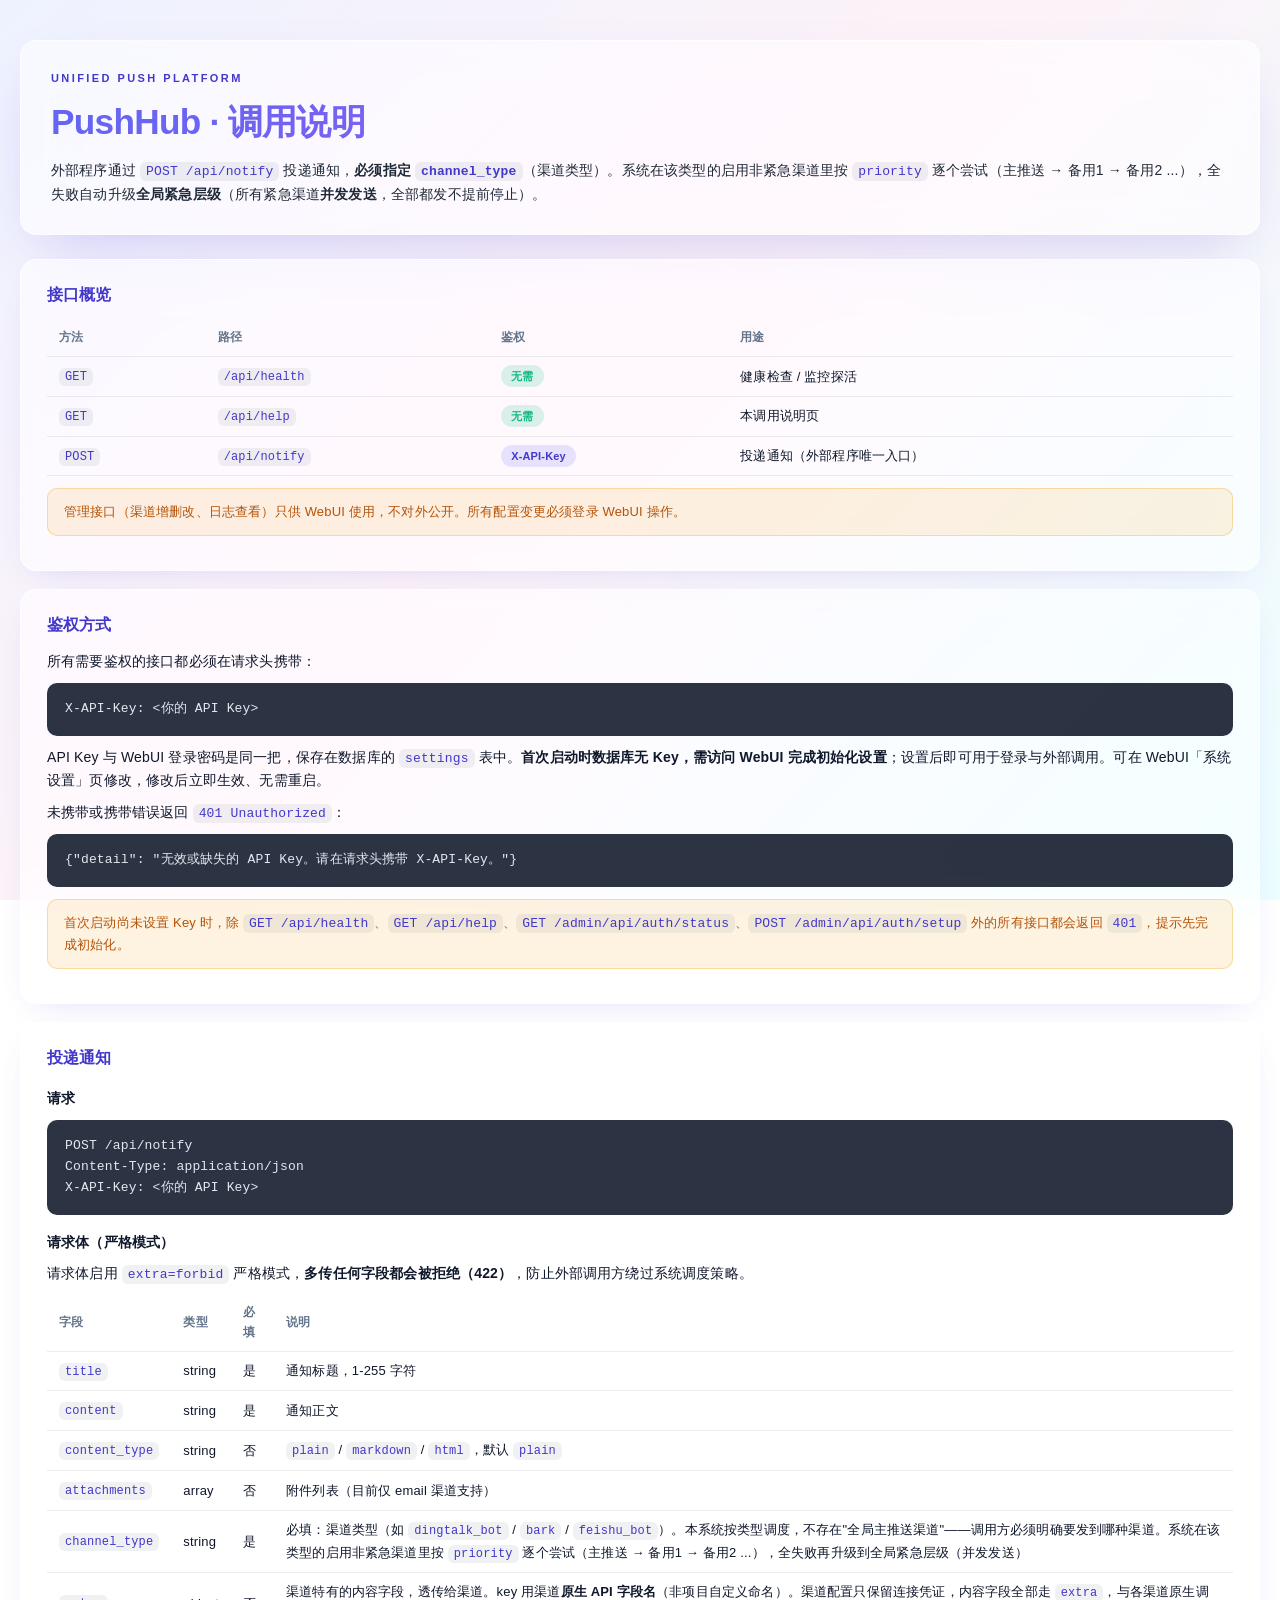
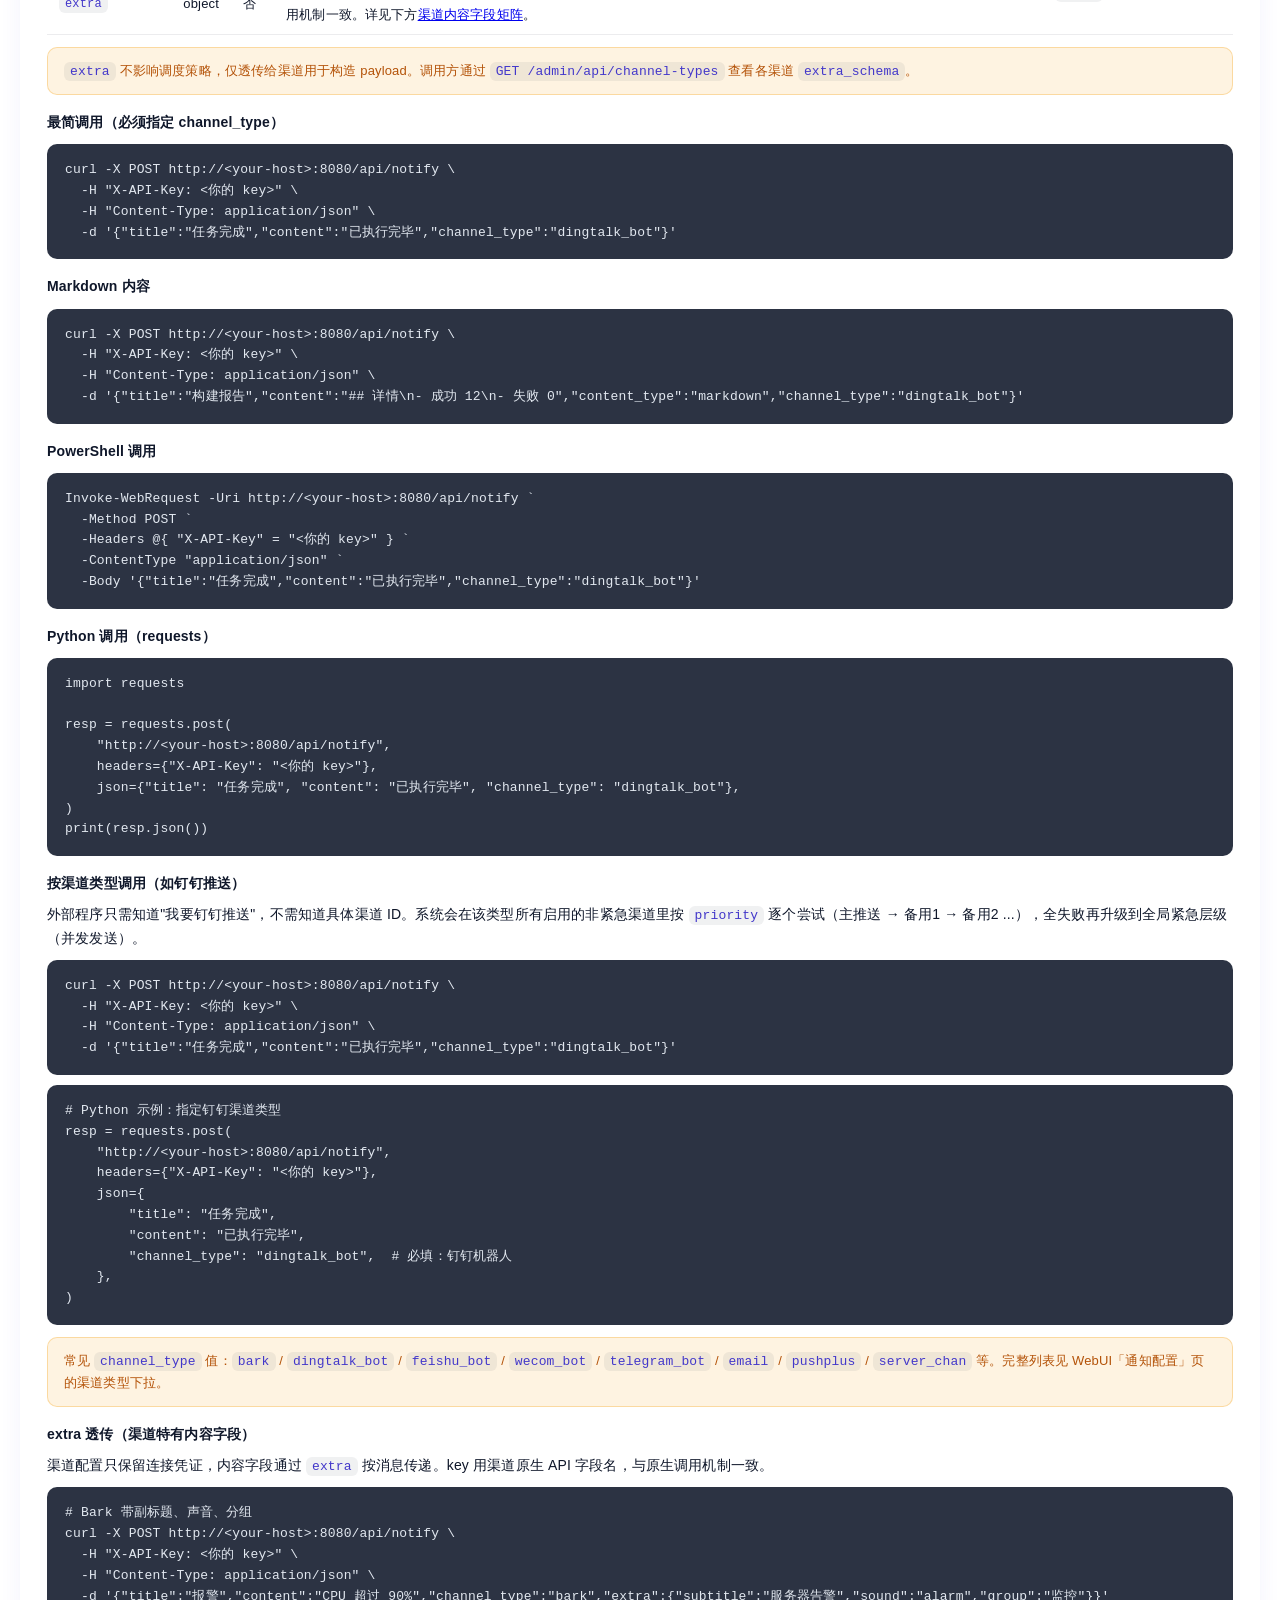
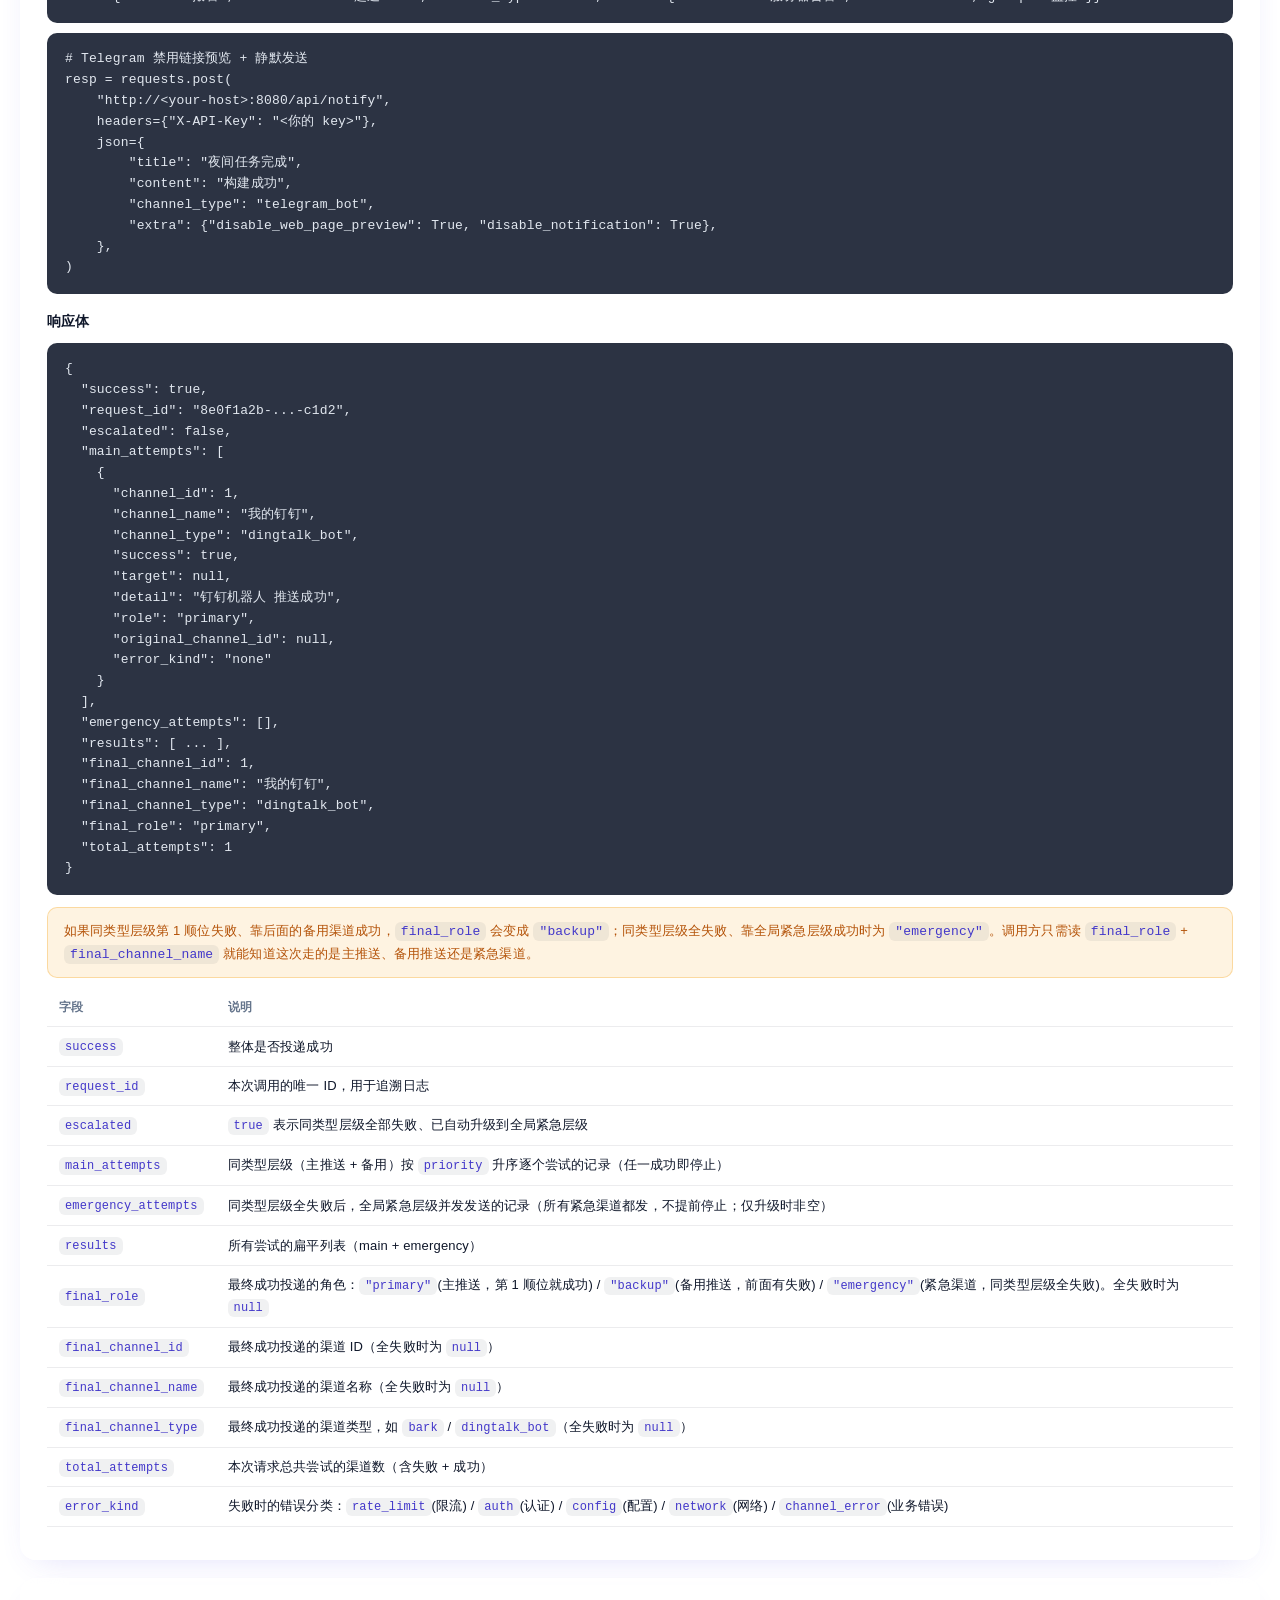
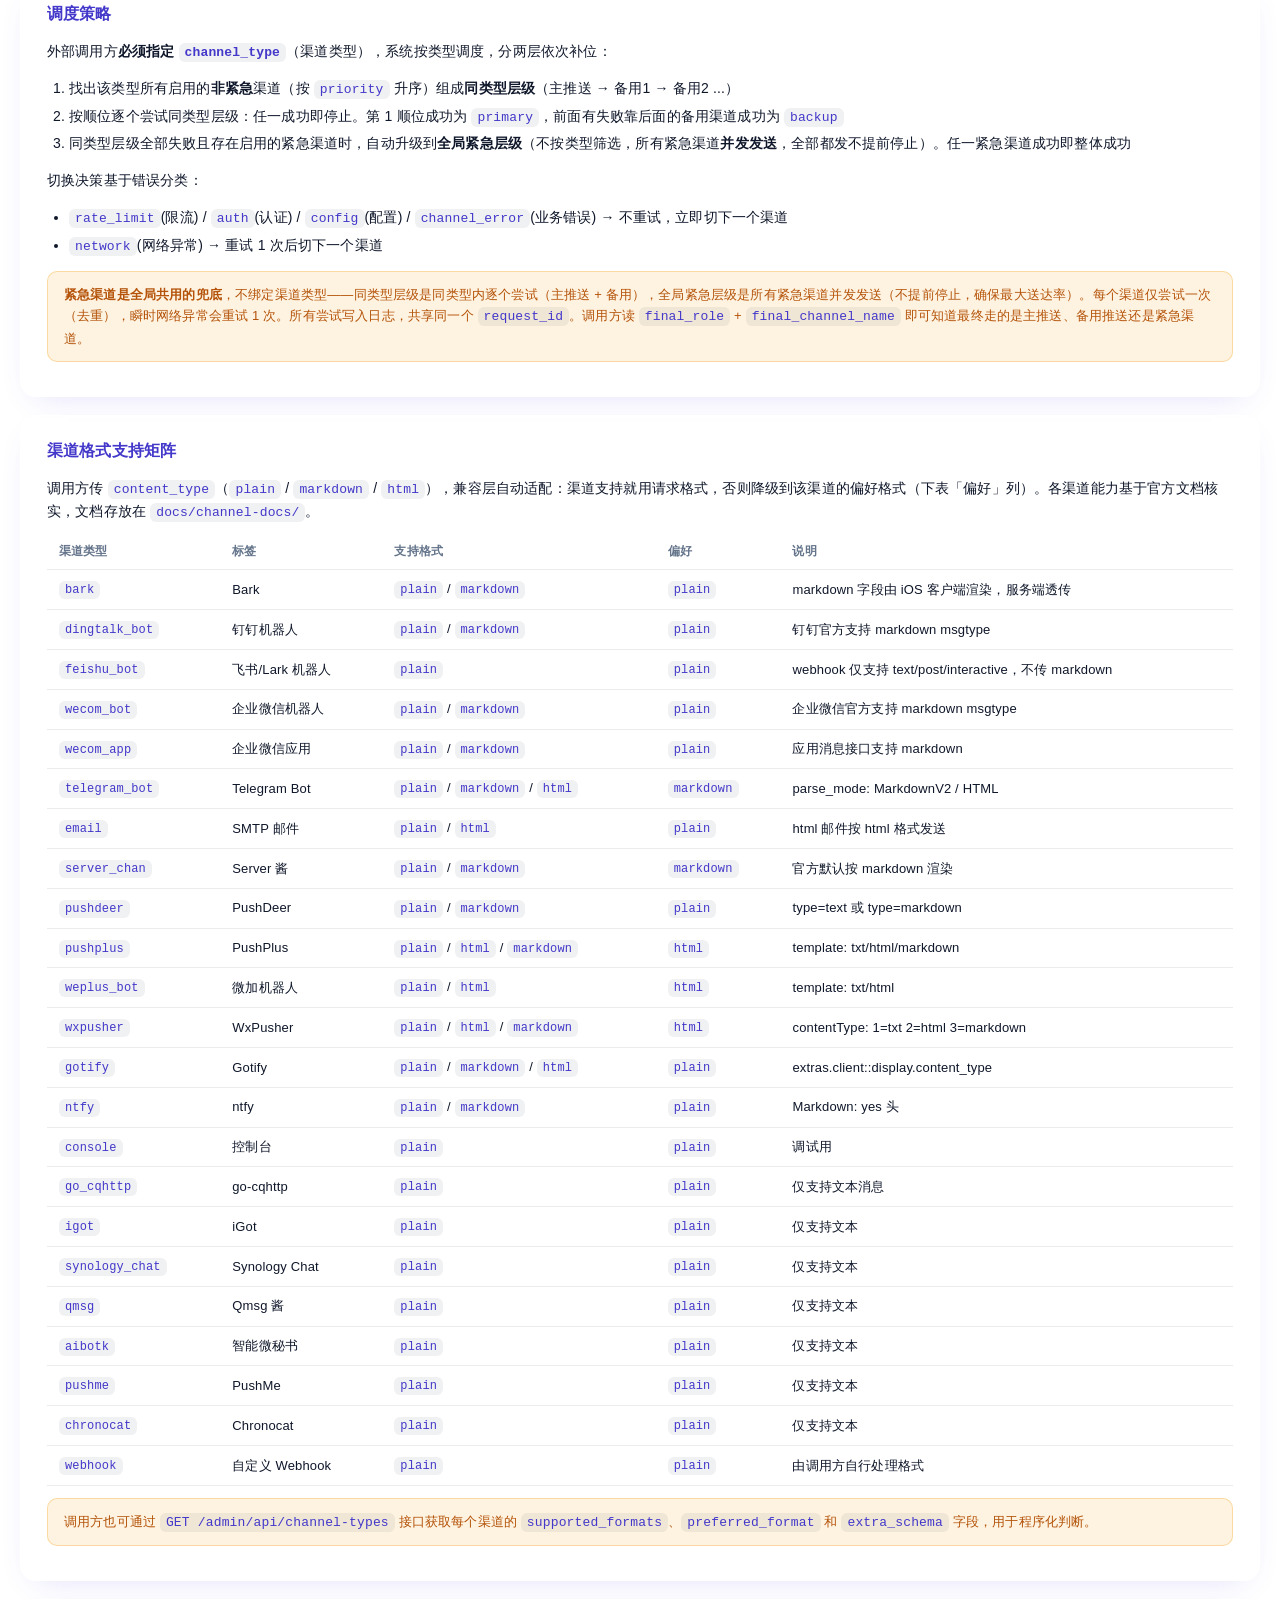
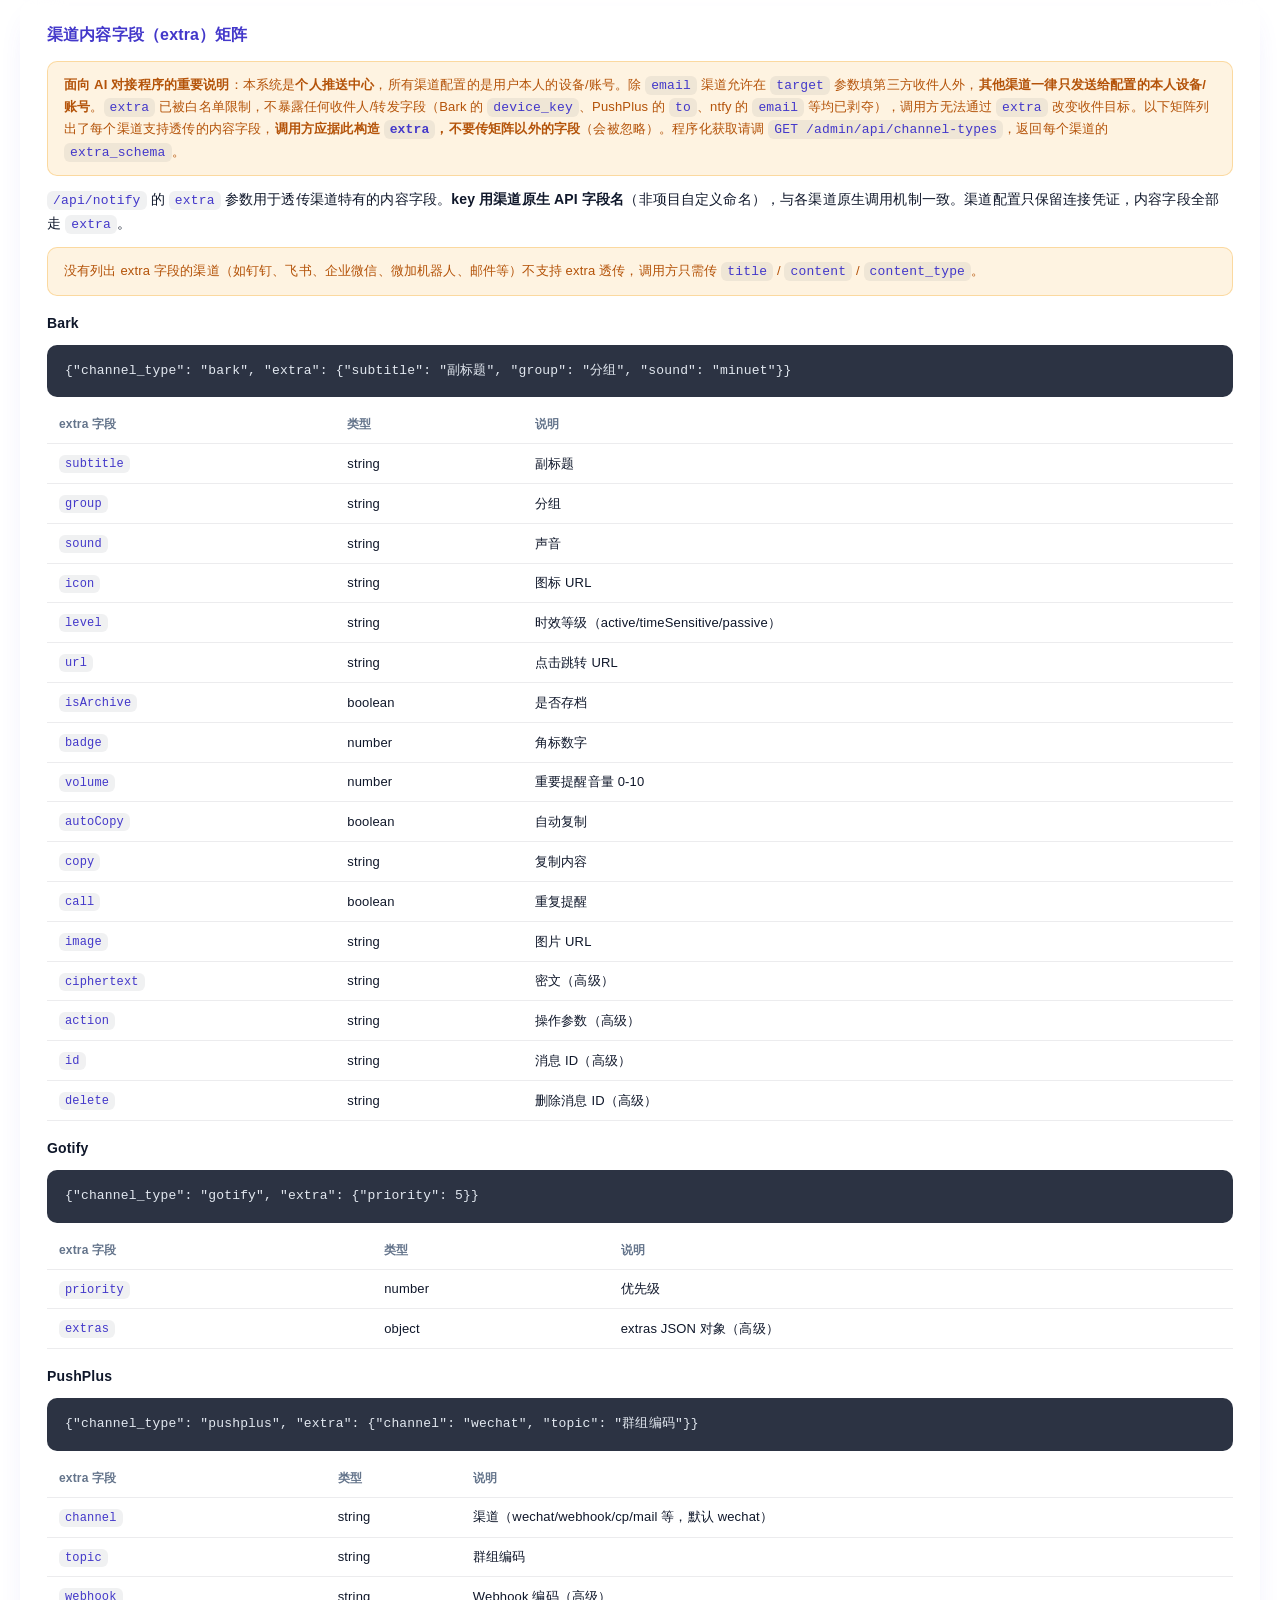
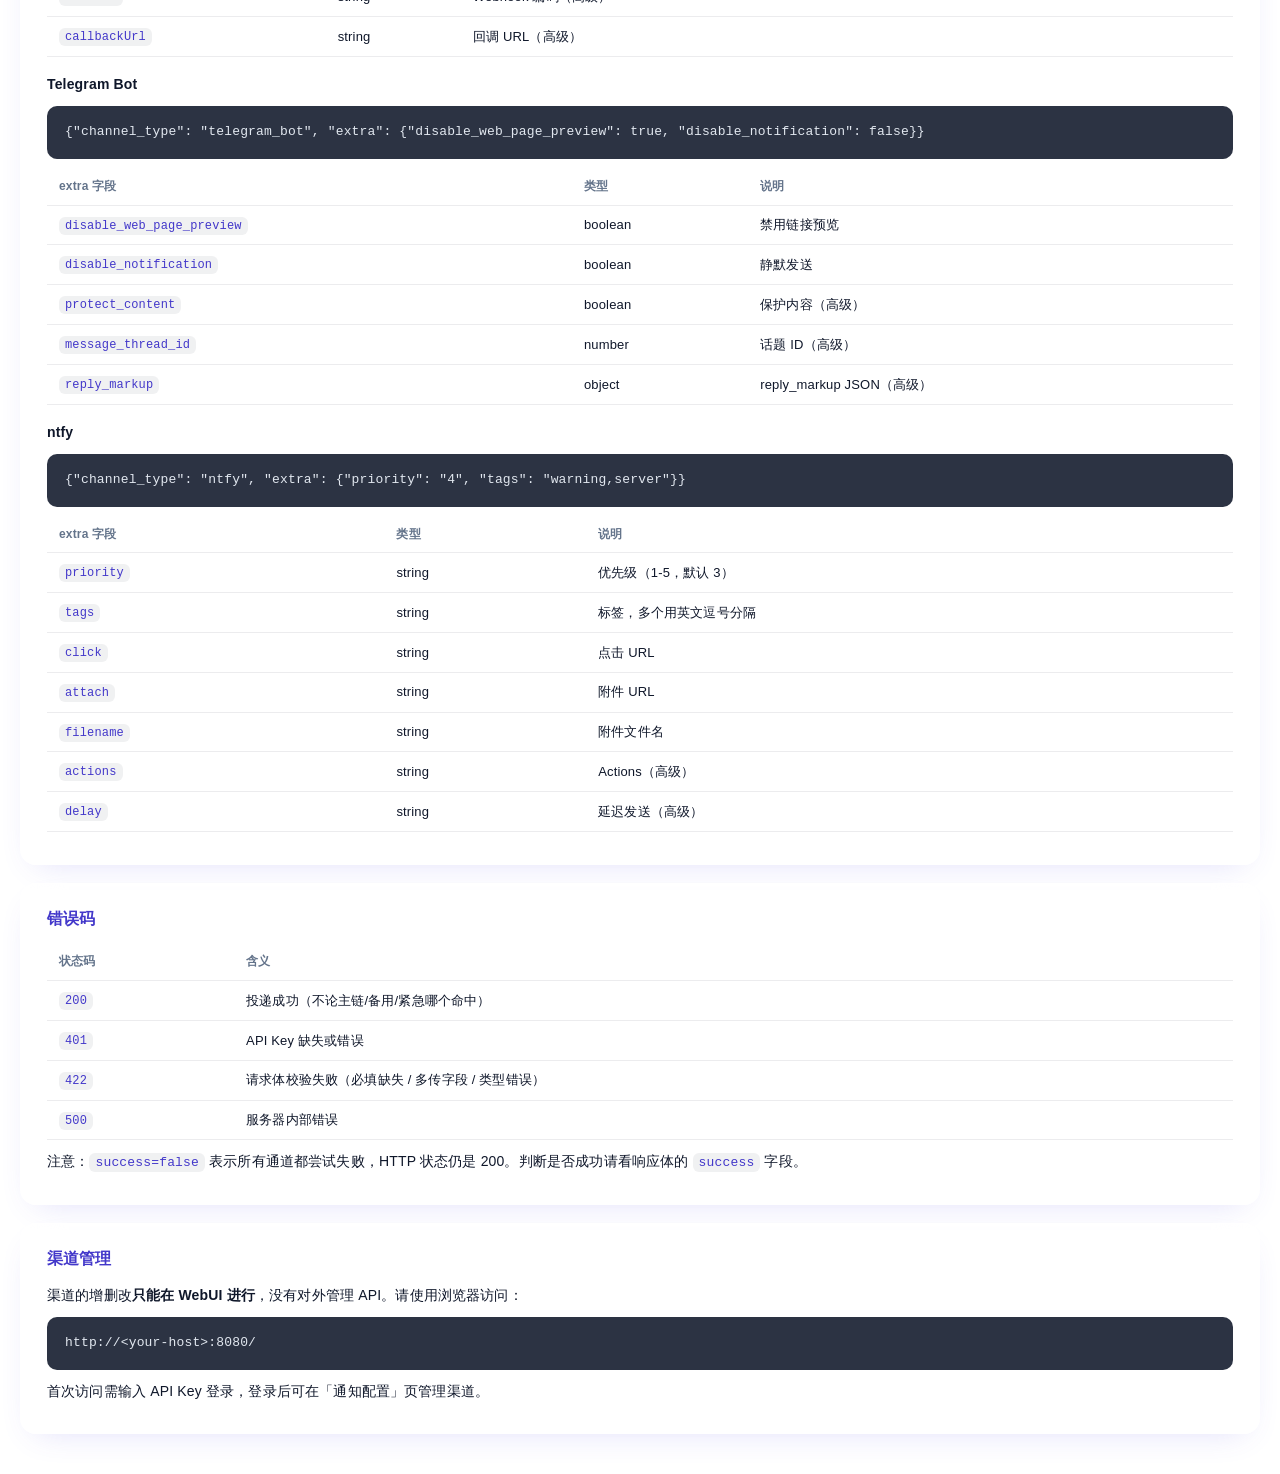
<file: src/pushhub/static/help.html>
<!DOCTYPE html>
<html lang="zh-CN">
  <head>
    <meta charset="UTF-8" />
    <meta name="viewport" content="width=device-width, initial-scale=1.0" />
    <title>PushHub · 调用说明</title>
    <link rel="icon" type="image/svg+xml" href="/assets/favicon.svg" />
    <style>
      :root {
        --bg-1: #eef2ff;
        --bg-2: #fdf2f8;
        --bg-3: #ecfeff;
        --ink: #0f172a;
        --ink-soft: #1f2937;
        --muted: #64748b;
        --line: rgba(15, 23, 42, 0.08);
        --brand: #6366f1;
        --brand-2: #a855f7;
        --brand-dark: #4338ca;
        --ok: #10b981;
        --bad: #ef4444;
        --warn: #f59e0b;
        --radius: 16px;
        --radius-sm: 10px;
      }
      * { box-sizing: border-box; }
      html, body {
        margin: 0;
        min-height: 100%;
        font-family: -apple-system, BlinkMacSystemFont, "SF Pro Text", "PingFang SC",
                     "Segoe UI", "Microsoft YaHei", sans-serif;
        color: var(--ink);
        background: linear-gradient(135deg, var(--bg-1), var(--bg-2) 45%, var(--bg-3));
        background-attachment: fixed;
        -webkit-font-smoothing: antialiased;
        letter-spacing: 0.01em;
        line-height: 1.65;
      }
      .wrap {
        max-width: 1280px;
        margin: 0 auto;
        padding: 40px 20px 80px;
      }
      .hero {
        background: rgba(255, 255, 255, 0.55);
        backdrop-filter: blur(24px) saturate(180%);
        -webkit-backdrop-filter: blur(24px) saturate(180%);
        border: 1px solid rgba(255, 255, 255, 0.65);
        border-radius: var(--radius);
        padding: 28px 30px;
        margin-bottom: 24px;
        box-shadow: 0 24px 60px -20px rgba(79, 70, 229, 0.25);
      }
      .eyebrow {
        margin: 0 0 6px;
        color: var(--brand-dark);
        font-size: 11px;
        letter-spacing: 0.22em;
        text-transform: uppercase;
        font-weight: 600;
      }
      h1 {
        margin: 0 0 8px;
        font-size: clamp(1.6rem, 3vw, 2.2rem);
        letter-spacing: -0.02em;
        background: linear-gradient(120deg, var(--brand), var(--brand-2));
        -webkit-background-clip: text;
        background-clip: text;
        color: transparent;
      }
      .lead { margin: 0; color: var(--ink-soft); font-size: 14px; }
      .panel {
        background: rgba(255, 255, 255, 0.6);
        backdrop-filter: blur(20px) saturate(180%);
        -webkit-backdrop-filter: blur(20px) saturate(180%);
        border: 1px solid rgba(255, 255, 255, 0.65);
        border-radius: var(--radius);
        padding: 22px 26px;
        margin-bottom: 18px;
        box-shadow: 0 12px 32px -16px rgba(79, 70, 229, 0.2);
      }
      h2 {
        margin: 0 0 12px;
        font-size: 16px;
        font-weight: 600;
        color: var(--brand-dark);
      }
      h3 {
        margin: 16px 0 6px;
        font-size: 14px;
        font-weight: 600;
        color: var(--ink);
      }
      p { margin: 8px 0; font-size: 14px; }
      code, pre {
        font-family: "SF Mono", "JetBrains Mono", Consolas, monospace;
        font-size: 13px;
      }
      code {
        background: rgba(15, 23, 42, 0.06);
        padding: 2px 6px;
        border-radius: 6px;
        color: var(--brand-dark);
      }
      pre {
        margin: 10px 0;
        padding: 16px 18px;
        background: rgba(15, 23, 42, 0.88);
        color: #e2e8f0;
        border-radius: var(--radius-sm);
        overflow-x: auto;
        line-height: 1.6;
        white-space: pre;
      }
      pre code { background: transparent; padding: 0; color: inherit; }
      table {
        width: 100%;
        border-collapse: collapse;
        margin: 10px 0;
        font-size: 13px;
      }
      th, td {
        text-align: left;
        padding: 8px 12px;
        border-bottom: 1px solid var(--line);
      }
      th { color: var(--muted); font-weight: 600; font-size: 12px; }
      td code { font-size: 12px; }
      .tag {
        display: inline-flex;
        align-items: center;
        padding: 2px 10px;
        border-radius: 999px;
        font-size: 11px;
        font-weight: 600;
        background: rgba(99, 102, 241, 0.16);
        color: var(--brand-dark);
      }
      .tag.ok { background: rgba(16, 185, 129, 0.16); color: var(--ok); }
      .tag.bad { background: rgba(239, 68, 68, 0.16); color: var(--bad); }
      .tag.muted { background: rgba(100, 116, 139, 0.16); color: var(--muted); }
      .note {
        padding: 12px 16px;
        border-radius: var(--radius-sm);
        background: rgba(245, 158, 11, 0.12);
        border: 1px solid rgba(245, 158, 11, 0.3);
        color: #b45309;
        font-size: 13px;
        margin: 12px 0;
      }
      ul, ol { padding-left: 22px; font-size: 14px; }
      li { margin: 4px 0; }
      .back-link {
        display: inline-block;
        margin-top: 20px;
        color: var(--brand-dark);
        text-decoration: none;
        font-size: 13px;
        font-weight: 600;
      }
      @media (max-width: 600px) {
        .wrap { padding: 20px 14px 60px; }
        .hero, .panel { padding: 18px 16px; }
        pre { font-size: 11px; padding: 12px; }
      }
    </style>
  </head>
  <body>
    <div class="wrap">
      <div class="hero">
        <p class="eyebrow">Unified Push Platform</p>
        <h1>PushHub · 调用说明</h1>
        <p class="lead">外部程序通过 <code>POST /api/notify</code> 投递通知，<strong>必须指定 <code>channel_type</code></strong>（渠道类型）。系统在该类型的启用非紧急渠道里按 <code>priority</code> 逐个尝试（主推送 → 备用1 → 备用2 ...），全失败自动升级<strong>全局紧急层级</strong>（所有紧急渠道<strong>并发发送</strong>，全部都发不提前停止）。</p>
      </div>

      <div class="panel">
        <h2>接口概览</h2>
        <table>
          <thead>
            <tr><th>方法</th><th>路径</th><th>鉴权</th><th>用途</th></tr>
          </thead>
          <tbody>
            <tr><td><code>GET</code></td><td><code>/api/health</code></td><td><span class="tag ok">无需</span></td><td>健康检查 / 监控探活</td></tr>
            <tr><td><code>GET</code></td><td><code>/api/help</code></td><td><span class="tag ok">无需</span></td><td>本调用说明页</td></tr>
            <tr><td><code>POST</code></td><td><code>/api/notify</code></td><td><span class="tag">X-API-Key</span></td><td>投递通知（外部程序唯一入口）</td></tr>
          </tbody>
        </table>
        <p class="note">管理接口（渠道增删改、日志查看）只供 WebUI 使用，不对外公开。所有配置变更必须登录 WebUI 操作。</p>
      </div>

      <div class="panel">
        <h2>鉴权方式</h2>
        <p>所有需要鉴权的接口都必须在请求头携带：</p>
        <pre><code>X-API-Key: &lt;你的 API Key&gt;</code></pre>
        <p>API Key 与 WebUI 登录密码是同一把，保存在数据库的 <code>settings</code> 表中。<strong>首次启动时数据库无 Key，需访问 WebUI 完成初始化设置</strong>；设置后即可用于登录与外部调用。可在 WebUI「系统设置」页修改，修改后立即生效、无需重启。</p>
        <p>未携带或携带错误返回 <code>401 Unauthorized</code>：</p>
        <pre><code>{"detail": "无效或缺失的 API Key。请在请求头携带 X-API-Key。"}</code></pre>
        <p class="note">首次启动尚未设置 Key 时，除 <code>GET /api/health</code>、<code>GET /api/help</code>、<code>GET /admin/api/auth/status</code>、<code>POST /admin/api/auth/setup</code> 外的所有接口都会返回 <code>401</code>，提示先完成初始化。</p>
      </div>

      <div class="panel">
        <h2>投递通知</h2>
        <h3>请求</h3>
        <pre><code>POST /api/notify
Content-Type: application/json
X-API-Key: &lt;你的 API Key&gt;</code></pre>

        <h3>请求体（严格模式）</h3>
        <p>请求体启用 <code>extra=forbid</code> 严格模式，<strong>多传任何字段都会被拒绝（422）</strong>，防止外部调用方绕过系统调度策略。</p>
        <table>
          <thead>
            <tr><th>字段</th><th>类型</th><th>必填</th><th>说明</th></tr>
          </thead>
          <tbody>
            <tr><td><code>title</code></td><td>string</td><td>是</td><td>通知标题，1-255 字符</td></tr>
            <tr><td><code>content</code></td><td>string</td><td>是</td><td>通知正文</td></tr>
            <tr><td><code>content_type</code></td><td>string</td><td>否</td><td><code>plain</code> / <code>markdown</code> / <code>html</code>，默认 <code>plain</code></td></tr>
            <tr><td><code>attachments</code></td><td>array</td><td>否</td><td>附件列表（目前仅 email 渠道支持）</td></tr>
            <tr><td><code>channel_type</code></td><td>string</td><td>是</td><td>必填：渠道类型（如 <code>dingtalk_bot</code> / <code>bark</code> / <code>feishu_bot</code>）。本系统按类型调度，不存在"全局主推送渠道"——调用方必须明确要发到哪种渠道。系统在该类型的启用非紧急渠道里按 <code>priority</code> 逐个尝试（主推送 → 备用1 → 备用2 ...），全失败再升级到全局紧急层级（并发发送）</td></tr>
            <tr><td><code>extra</code></td><td>object</td><td>否</td><td>渠道特有的内容字段，透传给渠道。key 用渠道<strong>原生 API 字段名</strong>（非项目自定义命名）。渠道配置只保留连接凭证，内容字段全部走 <code>extra</code>，与各渠道原生调用机制一致。详见下方<a href="#extra-matrix">渠道内容字段矩阵</a>。</td></tr>
          </tbody>
        </table>
        <p class="note"><code>extra</code> 不影响调度策略，仅透传给渠道用于构造 payload。调用方通过 <code>GET /admin/api/channel-types</code> 查看各渠道 <code>extra_schema</code>。</p>

        <h3>最简调用（必须指定 channel_type）</h3>
        <pre><code>curl -X POST http://&lt;your-host&gt;:8080/api/notify \
  -H "X-API-Key: &lt;你的 key&gt;" \
  -H "Content-Type: application/json" \
  -d '{"title":"任务完成","content":"已执行完毕","channel_type":"dingtalk_bot"}'</code></pre>

        <h3>Markdown 内容</h3>
        <pre><code>curl -X POST http://&lt;your-host&gt;:8080/api/notify \
  -H "X-API-Key: &lt;你的 key&gt;" \
  -H "Content-Type: application/json" \
  -d '{"title":"构建报告","content":"## 详情\n- 成功 12\n- 失败 0","content_type":"markdown","channel_type":"dingtalk_bot"}'</code></pre>

        <h3>PowerShell 调用</h3>
        <pre><code>Invoke-WebRequest -Uri http://&lt;your-host&gt;:8080/api/notify `
  -Method POST `
  -Headers @{ "X-API-Key" = "&lt;你的 key&gt;" } `
  -ContentType "application/json" `
  -Body '{"title":"任务完成","content":"已执行完毕","channel_type":"dingtalk_bot"}'</code></pre>

        <h3>Python 调用（requests）</h3>
        <pre><code>import requests

resp = requests.post(
    "http://&lt;your-host&gt;:8080/api/notify",
    headers={"X-API-Key": "&lt;你的 key&gt;"},
    json={"title": "任务完成", "content": "已执行完毕", "channel_type": "dingtalk_bot"},
)
print(resp.json())</code></pre>

        <h3>按渠道类型调用（如钉钉推送）</h3>
        <p>外部程序只需知道"我要钉钉推送"，不需知道具体渠道 ID。系统会在该类型所有启用的非紧急渠道里按 <code>priority</code> 逐个尝试（主推送 → 备用1 → 备用2 ...），全失败再升级到全局紧急层级（并发发送）。</p>
        <pre><code>curl -X POST http://&lt;your-host&gt;:8080/api/notify \
  -H "X-API-Key: &lt;你的 key&gt;" \
  -H "Content-Type: application/json" \
  -d '{"title":"任务完成","content":"已执行完毕","channel_type":"dingtalk_bot"}'</code></pre>
        <pre><code># Python 示例：指定钉钉渠道类型
resp = requests.post(
    "http://&lt;your-host&gt;:8080/api/notify",
    headers={"X-API-Key": "&lt;你的 key&gt;"},
    json={
        "title": "任务完成",
        "content": "已执行完毕",
        "channel_type": "dingtalk_bot",  # 必填：钉钉机器人
    },
)</code></pre>
        <p class="note">常见 <code>channel_type</code> 值：<code>bark</code> / <code>dingtalk_bot</code> / <code>feishu_bot</code> / <code>wecom_bot</code> / <code>telegram_bot</code> / <code>email</code> / <code>pushplus</code> / <code>server_chan</code> 等。完整列表见 WebUI「通知配置」页的渠道类型下拉。</p>

        <h3>extra 透传（渠道特有内容字段）</h3>
        <p>渠道配置只保留连接凭证，内容字段通过 <code>extra</code> 按消息传递。key 用渠道原生 API 字段名，与原生调用机制一致。</p>
        <pre><code># Bark 带副标题、声音、分组
curl -X POST http://&lt;your-host&gt;:8080/api/notify \
  -H "X-API-Key: &lt;你的 key&gt;" \
  -H "Content-Type: application/json" \
  -d '{"title":"报警","content":"CPU 超过 90%","channel_type":"bark","extra":{"subtitle":"服务器告警","sound":"alarm","group":"监控"}}'</code></pre>
        <pre><code># Telegram 禁用链接预览 + 静默发送
resp = requests.post(
    "http://&lt;your-host&gt;:8080/api/notify",
    headers={"X-API-Key": "&lt;你的 key&gt;"},
    json={
        "title": "夜间任务完成",
        "content": "构建成功",
        "channel_type": "telegram_bot",
        "extra": {"disable_web_page_preview": True, "disable_notification": True},
    },
)</code></pre>

        <h3>响应体</h3>
        <pre><code>{
  "success": true,
  "request_id": "8e0f1a2b-...-c1d2",
  "escalated": false,
  "main_attempts": [
    {
      "channel_id": 1,
      "channel_name": "我的钉钉",
      "channel_type": "dingtalk_bot",
      "success": true,
      "target": null,
      "detail": "钉钉机器人 推送成功",
      "role": "primary",
      "original_channel_id": null,
      "error_kind": "none"
    }
  ],
  "emergency_attempts": [],
  "results": [ ... ],
  "final_channel_id": 1,
  "final_channel_name": "我的钉钉",
  "final_channel_type": "dingtalk_bot",
  "final_role": "primary",
  "total_attempts": 1
}</code></pre>
        <p class="note">如果同类型层级第 1 顺位失败、靠后面的备用渠道成功，<code>final_role</code> 会变成 <code>"backup"</code>；同类型层级全失败、靠全局紧急层级成功时为 <code>"emergency"</code>。调用方只需读 <code>final_role</code> + <code>final_channel_name</code> 就能知道这次走的是主推送、备用推送还是紧急渠道。</p>

        <table>
          <thead>
            <tr><th>字段</th><th>说明</th></tr>
          </thead>
          <tbody>
            <tr><td><code>success</code></td><td>整体是否投递成功</td></tr>
            <tr><td><code>request_id</code></td><td>本次调用的唯一 ID，用于追溯日志</td></tr>
            <tr><td><code>escalated</code></td><td><code>true</code> 表示同类型层级全部失败、已自动升级到全局紧急层级</td></tr>
            <tr><td><code>main_attempts</code></td><td>同类型层级（主推送 + 备用）按 <code>priority</code> 升序逐个尝试的记录（任一成功即停止）</td></tr>
            <tr><td><code>emergency_attempts</code></td><td>同类型层级全失败后，全局紧急层级并发发送的记录（所有紧急渠道都发，不提前停止；仅升级时非空）</td></tr>
            <tr><td><code>results</code></td><td>所有尝试的扁平列表（main + emergency）</td></tr>
            <tr><td><code>final_role</code></td><td>最终成功投递的角色：<code>"primary"</code>(主推送，第 1 顺位就成功) / <code>"backup"</code>(备用推送，前面有失败) / <code>"emergency"</code>(紧急渠道，同类型层级全失败)。全失败时为 <code>null</code></td></tr>
            <tr><td><code>final_channel_id</code></td><td>最终成功投递的渠道 ID（全失败时为 <code>null</code>）</td></tr>
            <tr><td><code>final_channel_name</code></td><td>最终成功投递的渠道名称（全失败时为 <code>null</code>）</td></tr>
            <tr><td><code>final_channel_type</code></td><td>最终成功投递的渠道类型，如 <code>bark</code> / <code>dingtalk_bot</code>（全失败时为 <code>null</code>）</td></tr>
            <tr><td><code>total_attempts</code></td><td>本次请求总共尝试的渠道数（含失败 + 成功）</td></tr>
            <tr><td><code>error_kind</code></td><td>失败时的错误分类：<code>rate_limit</code>(限流) / <code>auth</code>(认证) / <code>config</code>(配置) / <code>network</code>(网络) / <code>channel_error</code>(业务错误)</td></tr>
          </tbody>
        </table>
      </div>

      <div class="panel">
        <h2>调度策略</h2>
        <p>外部调用方<strong>必须指定 <code>channel_type</code></strong>（渠道类型），系统按类型调度，分两层依次补位：</p>
        <ol>
          <li>找出该类型所有启用的<strong>非紧急</strong>渠道（按 <code>priority</code> 升序）组成<strong>同类型层级</strong>（主推送 → 备用1 → 备用2 ...）</li>
          <li>按顺位逐个尝试同类型层级：任一成功即停止。第 1 顺位成功为 <code>primary</code>，前面有失败靠后面的备用渠道成功为 <code>backup</code></li>
          <li>同类型层级全部失败且存在启用的紧急渠道时，自动升级到<strong>全局紧急层级</strong>（不按类型筛选，所有紧急渠道<strong>并发发送</strong>，全部都发不提前停止）。任一紧急渠道成功即整体成功</li>
        </ol>
        <p>切换决策基于错误分类：</p>
        <ul>
          <li><code>rate_limit</code>(限流) / <code>auth</code>(认证) / <code>config</code>(配置) / <code>channel_error</code>(业务错误) → 不重试，立即切下一个渠道</li>
          <li><code>network</code>(网络异常) → 重试 1 次后切下一个渠道</li>
        </ul>
        <p class="note"><strong>紧急渠道是全局共用的兜底</strong>，不绑定渠道类型——同类型层级是同类型内逐个尝试（主推送 + 备用），全局紧急层级是所有紧急渠道并发发送（不提前停止，确保最大送达率）。每个渠道仅尝试一次（去重），瞬时网络异常会重试 1 次。所有尝试写入日志，共享同一个 <code>request_id</code>。调用方读 <code>final_role</code> + <code>final_channel_name</code> 即可知道最终走的是主推送、备用推送还是紧急渠道。</p>
      </div>

      <div class="panel">
        <h2>渠道格式支持矩阵</h2>
        <p>调用方传 <code>content_type</code>（<code>plain</code> / <code>markdown</code> / <code>html</code>），兼容层自动适配：渠道支持就用请求格式，否则降级到该渠道的偏好格式（下表「偏好」列）。各渠道能力基于官方文档核实，文档存放在 <code>docs/channel-docs/</code>。</p>
        <table>
          <thead>
            <tr><th>渠道类型</th><th>标签</th><th>支持格式</th><th>偏好</th><th>说明</th></tr>
          </thead>
          <tbody>
            <tr><td><code>bark</code></td><td>Bark</td><td><code>plain</code> / <code>markdown</code></td><td><code>plain</code></td><td>markdown 字段由 iOS 客户端渲染，服务端透传</td></tr>
            <tr><td><code>dingtalk_bot</code></td><td>钉钉机器人</td><td><code>plain</code> / <code>markdown</code></td><td><code>plain</code></td><td>钉钉官方支持 markdown msgtype</td></tr>
            <tr><td><code>feishu_bot</code></td><td>飞书/Lark 机器人</td><td><code>plain</code></td><td><code>plain</code></td><td>webhook 仅支持 text/post/interactive，不传 markdown</td></tr>
            <tr><td><code>wecom_bot</code></td><td>企业微信机器人</td><td><code>plain</code> / <code>markdown</code></td><td><code>plain</code></td><td>企业微信官方支持 markdown msgtype</td></tr>
            <tr><td><code>wecom_app</code></td><td>企业微信应用</td><td><code>plain</code> / <code>markdown</code></td><td><code>plain</code></td><td>应用消息接口支持 markdown</td></tr>
            <tr><td><code>telegram_bot</code></td><td>Telegram Bot</td><td><code>plain</code> / <code>markdown</code> / <code>html</code></td><td><code>markdown</code></td><td>parse_mode: MarkdownV2 / HTML</td></tr>
            <tr><td><code>email</code></td><td>SMTP 邮件</td><td><code>plain</code> / <code>html</code></td><td><code>plain</code></td><td>html 邮件按 html 格式发送</td></tr>
            <tr><td><code>server_chan</code></td><td>Server 酱</td><td><code>plain</code> / <code>markdown</code></td><td><code>markdown</code></td><td>官方默认按 markdown 渲染</td></tr>
            <tr><td><code>pushdeer</code></td><td>PushDeer</td><td><code>plain</code> / <code>markdown</code></td><td><code>plain</code></td><td>type=text 或 type=markdown</td></tr>
            <tr><td><code>pushplus</code></td><td>PushPlus</td><td><code>plain</code> / <code>html</code> / <code>markdown</code></td><td><code>html</code></td><td>template: txt/html/markdown</td></tr>
            <tr><td><code>weplus_bot</code></td><td>微加机器人</td><td><code>plain</code> / <code>html</code></td><td><code>html</code></td><td>template: txt/html</td></tr>
            <tr><td><code>wxpusher</code></td><td>WxPusher</td><td><code>plain</code> / <code>html</code> / <code>markdown</code></td><td><code>html</code></td><td>contentType: 1=txt 2=html 3=markdown</td></tr>
            <tr><td><code>gotify</code></td><td>Gotify</td><td><code>plain</code> / <code>markdown</code> / <code>html</code></td><td><code>plain</code></td><td>extras.client::display.content_type</td></tr>
            <tr><td><code>ntfy</code></td><td>ntfy</td><td><code>plain</code> / <code>markdown</code></td><td><code>plain</code></td><td>Markdown: yes 头</td></tr>
            <tr><td><code>console</code></td><td>控制台</td><td><code>plain</code></td><td><code>plain</code></td><td>调试用</td></tr>
            <tr><td><code>go_cqhttp</code></td><td>go-cqhttp</td><td><code>plain</code></td><td><code>plain</code></td><td>仅支持文本消息</td></tr>
            <tr><td><code>igot</code></td><td>iGot</td><td><code>plain</code></td><td><code>plain</code></td><td>仅支持文本</td></tr>
            <tr><td><code>synology_chat</code></td><td>Synology Chat</td><td><code>plain</code></td><td><code>plain</code></td><td>仅支持文本</td></tr>
            <tr><td><code>qmsg</code></td><td>Qmsg 酱</td><td><code>plain</code></td><td><code>plain</code></td><td>仅支持文本</td></tr>
            <tr><td><code>aibotk</code></td><td>智能微秘书</td><td><code>plain</code></td><td><code>plain</code></td><td>仅支持文本</td></tr>
            <tr><td><code>pushme</code></td><td>PushMe</td><td><code>plain</code></td><td><code>plain</code></td><td>仅支持文本</td></tr>
            <tr><td><code>chronocat</code></td><td>Chronocat</td><td><code>plain</code></td><td><code>plain</code></td><td>仅支持文本</td></tr>
            <tr><td><code>webhook</code></td><td>自定义 Webhook</td><td><code>plain</code></td><td><code>plain</code></td><td>由调用方自行处理格式</td></tr>
          </tbody>
        </table>
        <p class="note">调用方也可通过 <code>GET /admin/api/channel-types</code> 接口获取每个渠道的 <code>supported_formats</code>、<code>preferred_format</code> 和 <code>extra_schema</code> 字段，用于程序化判断。</p>
      </div>

      <div class="panel" id="extra-matrix">
        <h2>渠道内容字段（extra）矩阵</h2>
        <p class="note"><strong>面向 AI 对接程序的重要说明</strong>：本系统是<strong>个人推送中心</strong>，所有渠道配置的是用户本人的设备/账号。除 <code>email</code> 渠道允许在 <code>target</code> 参数填第三方收件人外，<strong>其他渠道一律只发送给配置的本人设备/账号</strong>。<code>extra</code> 已被白名单限制，不暴露任何收件人/转发字段（Bark 的 <code>device_key</code>、PushPlus 的 <code>to</code>、ntfy 的 <code>email</code> 等均已剥夺），调用方无法通过 <code>extra</code> 改变收件目标。以下矩阵列出了每个渠道支持透传的内容字段，<strong>调用方应据此构造 <code>extra</code>，不要传矩阵以外的字段</strong>（会被忽略）。程序化获取请调 <code>GET /admin/api/channel-types</code>，返回每个渠道的 <code>extra_schema</code>。</p>
        <p><code>/api/notify</code> 的 <code>extra</code> 参数用于透传渠道特有的内容字段。<strong>key 用渠道原生 API 字段名</strong>（非项目自定义命名），与各渠道原生调用机制一致。渠道配置只保留连接凭证，内容字段全部走 <code>extra</code>。</p>
        <p class="note">没有列出 extra 字段的渠道（如钉钉、飞书、企业微信、微加机器人、邮件等）不支持 extra 透传，调用方只需传 <code>title</code> / <code>content</code> / <code>content_type</code>。</p>

        <h3>Bark</h3>
        <pre><code>{"channel_type": "bark", "extra": {"subtitle": "副标题", "group": "分组", "sound": "minuet"}}</code></pre>
        <table>
          <thead><tr><th>extra 字段</th><th>类型</th><th>说明</th></tr></thead>
          <tbody>
            <tr><td><code>subtitle</code></td><td>string</td><td>副标题</td></tr>
            <tr><td><code>group</code></td><td>string</td><td>分组</td></tr>
            <tr><td><code>sound</code></td><td>string</td><td>声音</td></tr>
            <tr><td><code>icon</code></td><td>string</td><td>图标 URL</td></tr>
            <tr><td><code>level</code></td><td>string</td><td>时效等级（active/timeSensitive/passive）</td></tr>
            <tr><td><code>url</code></td><td>string</td><td>点击跳转 URL</td></tr>
            <tr><td><code>isArchive</code></td><td>boolean</td><td>是否存档</td></tr>
            <tr><td><code>badge</code></td><td>number</td><td>角标数字</td></tr>
            <tr><td><code>volume</code></td><td>number</td><td>重要提醒音量 0-10</td></tr>
            <tr><td><code>autoCopy</code></td><td>boolean</td><td>自动复制</td></tr>
            <tr><td><code>copy</code></td><td>string</td><td>复制内容</td></tr>
            <tr><td><code>call</code></td><td>boolean</td><td>重复提醒</td></tr>
            <tr><td><code>image</code></td><td>string</td><td>图片 URL</td></tr>
            <tr><td><code>ciphertext</code></td><td>string</td><td>密文（高级）</td></tr>
            <tr><td><code>action</code></td><td>string</td><td>操作参数（高级）</td></tr>
            <tr><td><code>id</code></td><td>string</td><td>消息 ID（高级）</td></tr>
            <tr><td><code>delete</code></td><td>string</td><td>删除消息 ID（高级）</td></tr>
          </tbody>
        </table>

        <h3>Gotify</h3>
        <pre><code>{"channel_type": "gotify", "extra": {"priority": 5}}</code></pre>
        <table>
          <thead><tr><th>extra 字段</th><th>类型</th><th>说明</th></tr></thead>
          <tbody>
            <tr><td><code>priority</code></td><td>number</td><td>优先级</td></tr>
            <tr><td><code>extras</code></td><td>object</td><td>extras JSON 对象（高级）</td></tr>
          </tbody>
        </table>

        <h3>PushPlus</h3>
        <pre><code>{"channel_type": "pushplus", "extra": {"channel": "wechat", "topic": "群组编码"}}</code></pre>
        <table>
          <thead><tr><th>extra 字段</th><th>类型</th><th>说明</th></tr></thead>
          <tbody>
            <tr><td><code>channel</code></td><td>string</td><td>渠道（wechat/webhook/cp/mail 等，默认 wechat）</td></tr>
            <tr><td><code>topic</code></td><td>string</td><td>群组编码</td></tr>
            <tr><td><code>webhook</code></td><td>string</td><td>Webhook 编码（高级）</td></tr>
            <tr><td><code>callbackUrl</code></td><td>string</td><td>回调 URL（高级）</td></tr>
          </tbody>
        </table>

        <h3>Telegram Bot</h3>
        <pre><code>{"channel_type": "telegram_bot", "extra": {"disable_web_page_preview": true, "disable_notification": false}}</code></pre>
        <table>
          <thead><tr><th>extra 字段</th><th>类型</th><th>说明</th></tr></thead>
          <tbody>
            <tr><td><code>disable_web_page_preview</code></td><td>boolean</td><td>禁用链接预览</td></tr>
            <tr><td><code>disable_notification</code></td><td>boolean</td><td>静默发送</td></tr>
            <tr><td><code>protect_content</code></td><td>boolean</td><td>保护内容（高级）</td></tr>
            <tr><td><code>message_thread_id</code></td><td>number</td><td>话题 ID（高级）</td></tr>
            <tr><td><code>reply_markup</code></td><td>object</td><td>reply_markup JSON（高级）</td></tr>
          </tbody>
        </table>

        <h3>ntfy</h3>
        <pre><code>{"channel_type": "ntfy", "extra": {"priority": "4", "tags": "warning,server"}}</code></pre>
        <table>
          <thead><tr><th>extra 字段</th><th>类型</th><th>说明</th></tr></thead>
          <tbody>
            <tr><td><code>priority</code></td><td>string</td><td>优先级（1-5，默认 3）</td></tr>
            <tr><td><code>tags</code></td><td>string</td><td>标签，多个用英文逗号分隔</td></tr>
            <tr><td><code>click</code></td><td>string</td><td>点击 URL</td></tr>
            <tr><td><code>attach</code></td><td>string</td><td>附件 URL</td></tr>
            <tr><td><code>filename</code></td><td>string</td><td>附件文件名</td></tr>
            <tr><td><code>actions</code></td><td>string</td><td>Actions（高级）</td></tr>
            <tr><td><code>delay</code></td><td>string</td><td>延迟发送（高级）</td></tr>
          </tbody>
        </table>
      </div>

      <div class="panel">
        <h2>错误码</h2>
        <table>
          <thead>
            <tr><th>状态码</th><th>含义</th></tr>
          </thead>
          <tbody>
            <tr><td><code>200</code></td><td>投递成功（不论主链/备用/紧急哪个命中）</td></tr>
            <tr><td><code>401</code></td><td>API Key 缺失或错误</td></tr>
            <tr><td><code>422</code></td><td>请求体校验失败（必填缺失 / 多传字段 / 类型错误）</td></tr>
            <tr><td><code>500</code></td><td>服务器内部错误</td></tr>
          </tbody>
        </table>
        <p>注意：<code>success=false</code> 表示所有通道都尝试失败，HTTP 状态仍是 200。判断是否成功请看响应体的 <code>success</code> 字段。</p>
      </div>

      <div class="panel">
        <h2>渠道管理</h2>
        <p>渠道的增删改<strong>只能在 WebUI 进行</strong>，没有对外管理 API。请使用浏览器访问：</p>
        <pre><code>http://&lt;your-host&gt;:8080/</code></pre>
        <p>首次访问需输入 API Key 登录，登录后可在「通知配置」页管理渠道。</p>
      </div>

      <a class="back-link" href="/">← 返回 WebUI</a>
    </div>
  </body>
</html>
</file>
